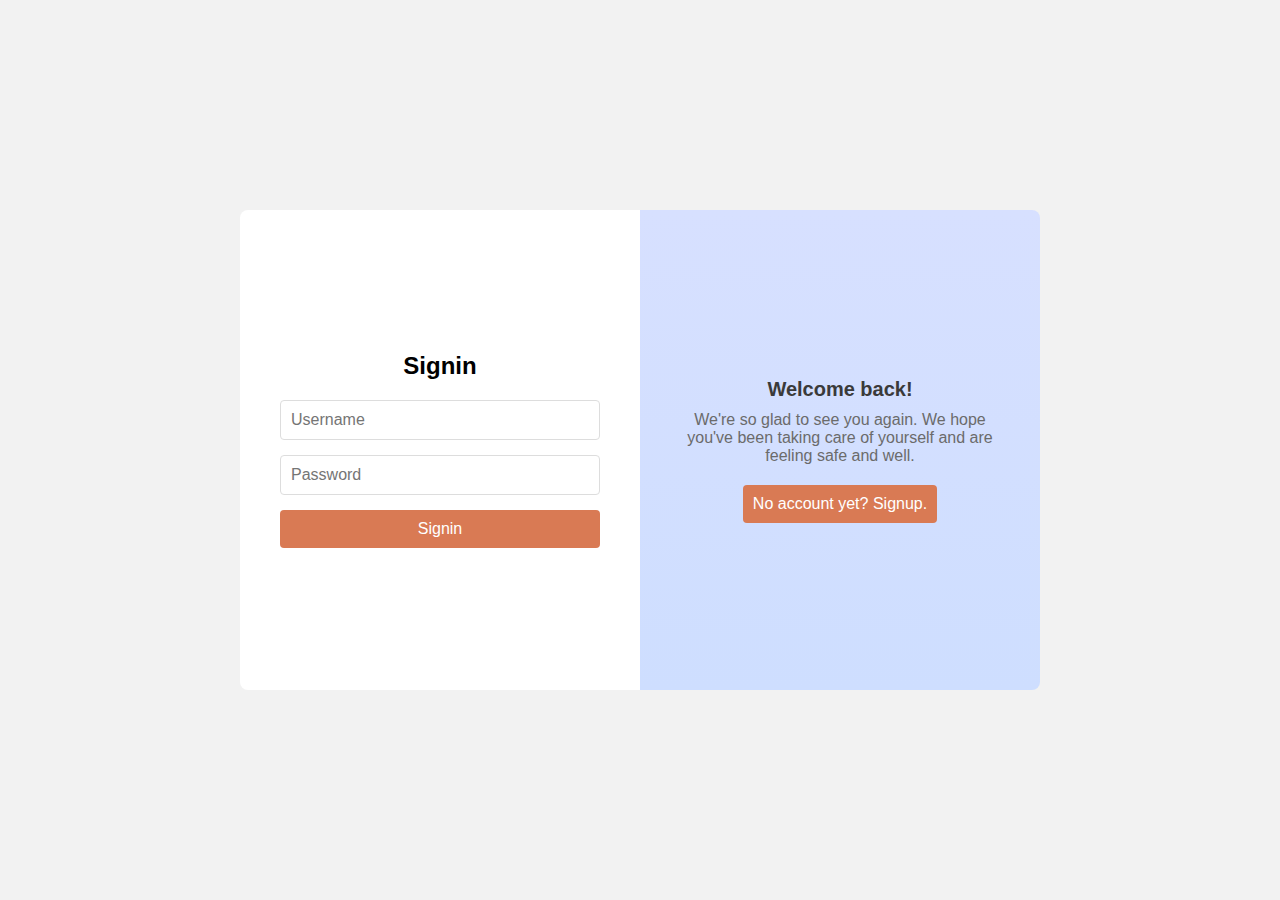
<file: pages/signin.html>
<!DOCTYPE html>
<html lang="en">
	<head>
		<meta charset="UTF-8" />
		<meta name="viewport" content="width=device-width, initial-scale=1.0" />
		<title>auth</title>
		<link rel="stylesheet" href="/css/auth.css" />
	</head>
	<body>
		<div class="form-container">
			<div class="signin-page">
				<div class="signin-page__left">
					<h1 class="signin-page__title">Signin</h1>
					<form class="signin-page__form">
						<div class="signin-page__input-group">
							<input
								type="text"
								class="signin-page__input"
								placeholder="Username"
							/>
						</div>
						<div class="signin-page__input-group">
							<input
								type="password"
								class="signin-page__input"
								placeholder="Password"
							/>
							<button
								type="button"
								class="signin-page__toggle-password"
							></button>
						</div>
						<button type="submit" class="signin-page__button">
							Signin
						</button>
					</form>
				</div>
				<div class="signin-page__right">
					<h2 class="signin-page__welcome-title">Welcome back!</h2>
					<p class="signin-page__message">
						We're so glad to see you again. We hope you've been
						taking care of yourself and are feeling safe and well.
					</p>
					<button
						class="signin-page__signup-button"
						onclick="navigateToPage()"
					>
						No account yet? Signup.
					</button>
				</div>
			</div>
		</div>

		<script>
			function navigateToPage() {
				// Replace 'your-target-page.html' with the actual URL you want to navigate to
				window.location.href = "/pages/signup.html";
			}
		</script>
	</body>
</html>
</file>
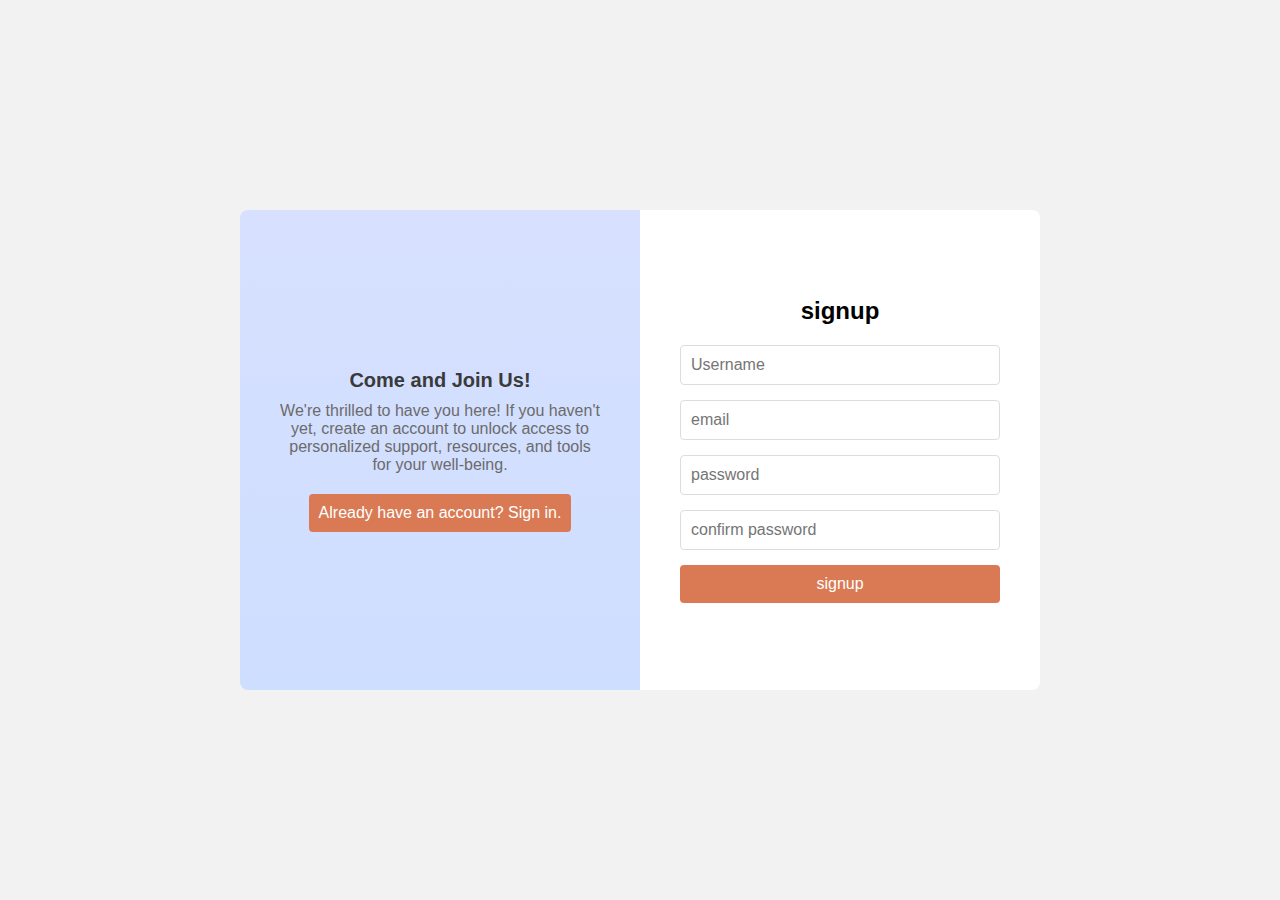
<file: pages/signup.html>
<!DOCTYPE html>
<html lang="en">
	<head>
		<meta charset="UTF-8" />
		<meta name="viewport" content="width=device-width, initial-scale=1.0" />
		<title>Sign Up</title>
		<link rel="stylesheet" href="/css/auth.css" />
	</head>
	<body>
		<div class="form-container">
			<div class="signup-page">
				<div class="signup-page__left">
					<h2 class="signup-page__welcome-title">
						Come and Join Us!
					</h2>
					<p class="signup-page__message">
						We're thrilled to have you here! If you haven't yet,
						create an account to unlock access to personalized
						support, resources, and tools for your well-being.
					</p>
					<button
						class="signup-page__signin-button"
						onclick="navigateToPage()"
					>
						Already have an account? Sign in.
					</button>
				</div>
				<div class="signup-page__right">
					<h1 class="signup-page__title">signup</h1>
					<form class="signup-page__form">
						<div class="signup-page__input-group">
							<input
								type="text"
								class="signup-page__input"
								placeholder="Username"
							/>
						</div>
						<div class="signup-page__input-group">
							<input
								type="text"
								class="signup-page__input"
								placeholder="email"
							/>
						</div>
						<div class="signup-page__input-group">
							<input
								type="password"
								class="signup-page__input"
								placeholder="password"
							/>
						</div>
						<div class="signup-page__input-group">
							<input
								type="password"
								class="signup-page__input"
								placeholder="confirm password"
							/>
							<button
								type="button"
								class="signup-page__toggle-password"
							></button>
						</div>
						<button type="submit" class="signup-page__button">
							signup
						</button>
					</form>
				</div>
			</div>
		</div>

		<script>
			function navigateToPage() {
				// Replace 'your-target-page.html' with the actual URL you want to navigate to
				window.location.href = "/pages/signin.html";
			}
		</script>
	</body>
</html>
</file>
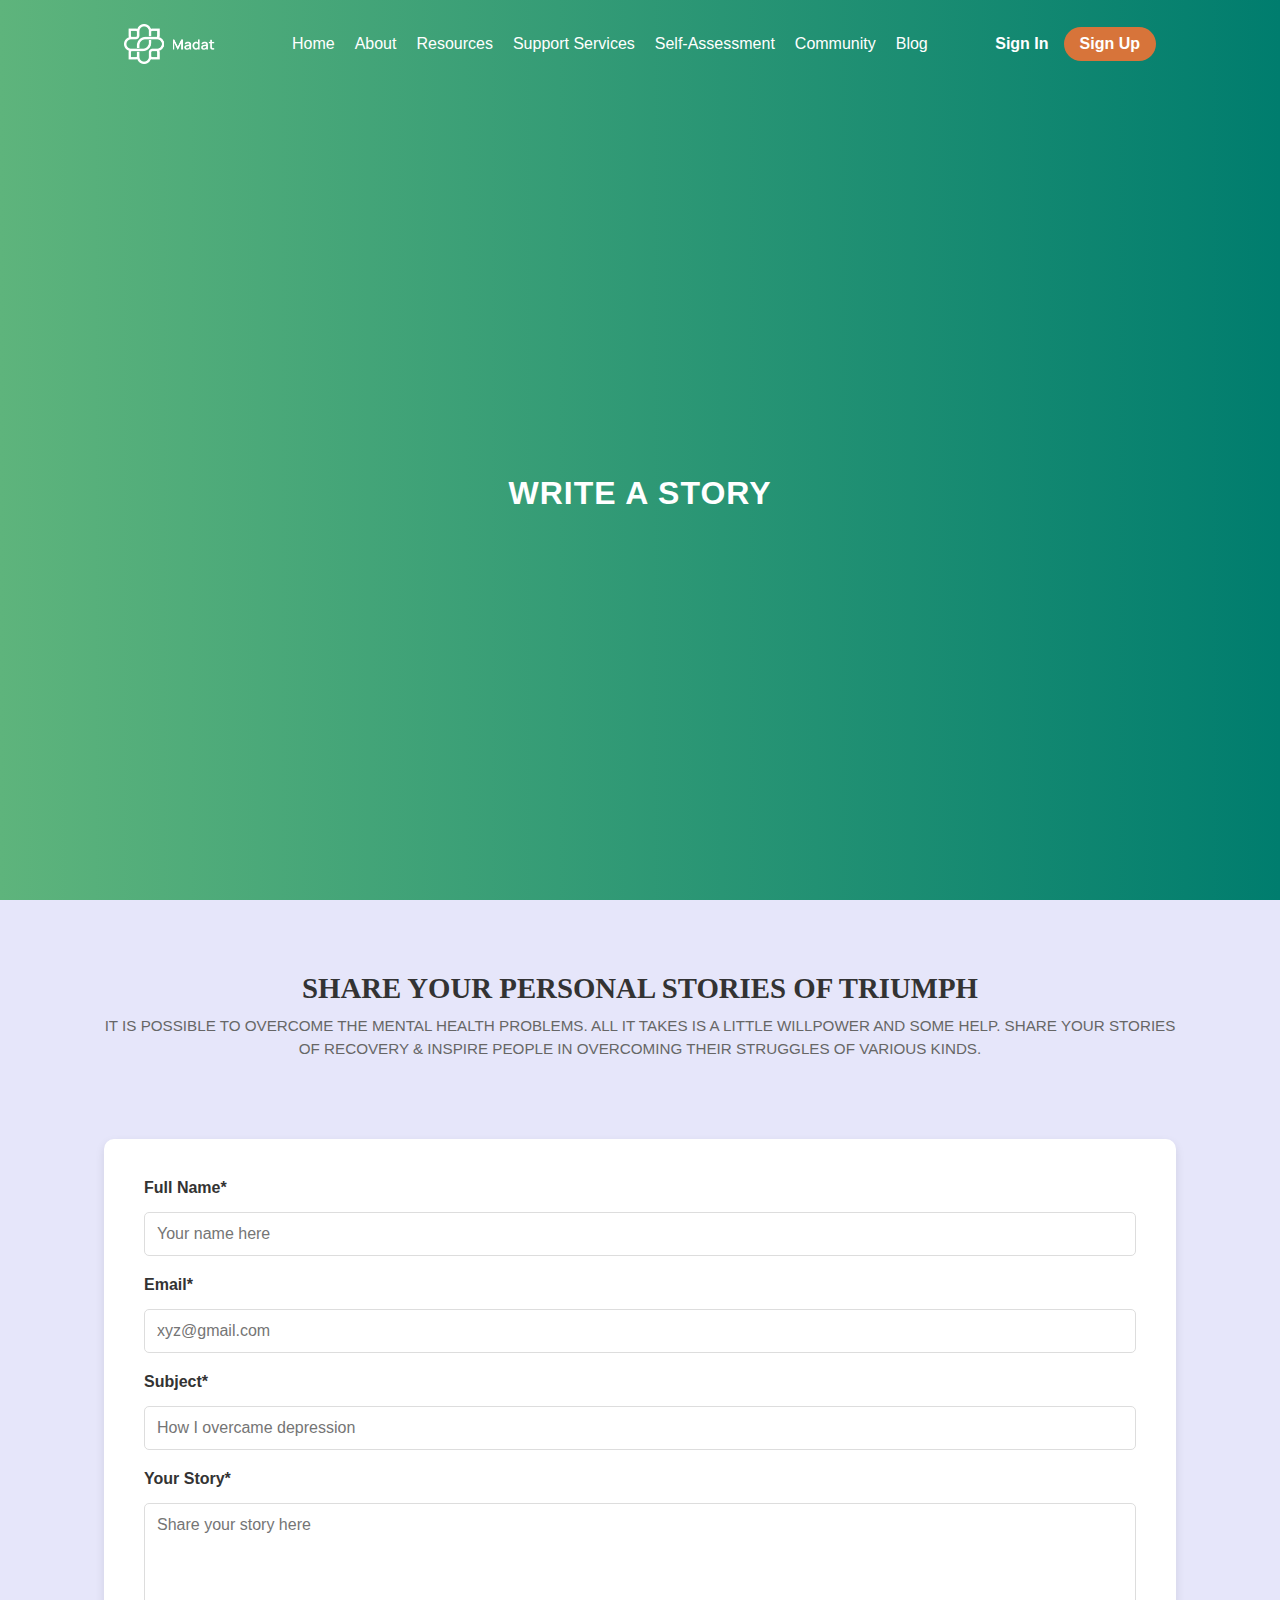
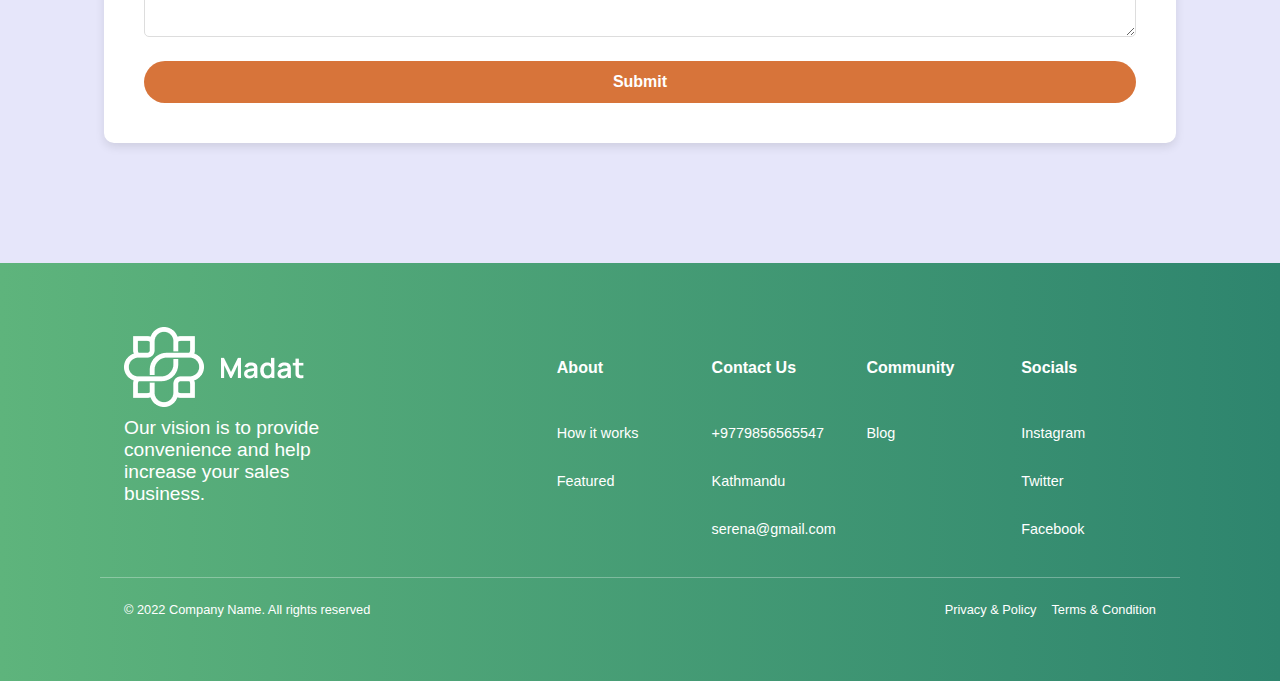
<file: pages/story.html>
<!DOCTYPE html>
<html lang="en">
	<head>
		<meta charset="UTF-8" />
		<meta name="viewport" content="width=device-width, initial-scale=1.0" />
		<title>Write Story</title>
		<link rel="stylesheet" href="/css/blog_style.css" />
		<link rel="stylesheet" href="/css/footer.css" />
	</head>
	<body>
		<header class="header">
			<nav class="header__navbar navbar container">
				<div class="navbar__brand">
					<img
						src="../assets/logo-white.png"
						alt="Madat Logo"
						class="navbar__logo"
					/>
				</div>
				<ul class="navbar__menu">
					<li class="navbar__item">
						<a href="/index.html" class="navbar__link">Home</a>
					</li>
					<li class="navbar__item">
						<a href="#" class="navbar__link">About</a>
					</li>
					<li class="navbar__item">
						<a href="#" class="navbar__link">Resources</a>
					</li>
					<li class="navbar__item">
						<a href="#" class="navbar__link">Support Services</a>
					</li>
					<li class="navbar__item">
						<a href="#" class="navbar__link">Self-Assessment</a>
					</li>
					<li class="navbar__item">
						<a href="/pages/story.html" class="navbar__link"
							>Community</a
						>
					</li>
					<li class="navbar__item">
						<a href="/pages/blog.html" class="navbar__link">Blog</a>
					</li>
					<li class="navbar__close">
						<span class="navbar__close-button">&times;</span>
					</li>
				</ul>
				<div class="navbar__actions">
					<a href="/pages/signin.html" class="navbar__signin"
						>Sign In</a
					>
					<a href="/pages/signup.html" class="navbar__signup"
						>Sign Up</a
					>
				</div>
				<div class="navbar__toggle">
					<span class="navbar__hamburger">☰</span>
				</div>
			</nav>

			<!-- Blog Section -->
			<section class="story-section">
				<div class="story-section__title">WRITE A STORY</div>
			</section>
		</header>

		<section class="form-section container">
			<h2 class="form-section__title">
				Share Your Personal Stories of Triumph
			</h2>
			<p class="form-section__subtitle">
				It is possible to overcome the mental health problems. All it
				takes is a little willpower and some help. Share your stories of
				recovery & inspire people in overcoming their struggles of
				various kinds.
			</p>
			<div class="form-section__container">
				<form class="form" action="#" method="post">
					<div class="form__group">
						<label for="name" class="form__label">Full Name*</label>
						<input
							type="text"
							id="name"
							class="form__input"
							placeholder="Your name here"
							required
						/>
					</div>
					<div class="form__group">
						<label for="email" class="form__label">Email*</label>
						<input
							type="email"
							id="email"
							class="form__input"
							placeholder="xyz@gmail.com"
							required
						/>
					</div>
					<div class="form__group">
						<label for="subject" class="form__label"
							>Subject*</label
						>
						<input
							type="text"
							id="subject"
							class="form__input"
							placeholder="How I overcame depression"
							required
						/>
					</div>
					<div class="form__group">
						<label for="story" class="form__label"
							>Your Story*</label
						>
						<textarea
							id="story"
							class="form__textarea"
							placeholder="Share your story here"
							rows="6"
							required
						></textarea>
					</div>
					<button type="submit" class="form__button">Submit</button>
				</form>
			</div>
		</section>

		<footer class="footer">
			<div class="footer__container container">
				<!-- Logo and Description -->
				<div class="footer__about">
					<img
						src="../assets/logo-white.png"
						alt="Madat Logo"
						class="footer__logo"
					/>
					<p class="footer__description">
						Our vision is to provide convenience and help increase
						your sales business.
					</p>
					<div class="footer__socials">
						<a href="#" class="footer__social-link"
							><i class="fab fa-facebook"></i
						></a>
						<a href="#" class="footer__social-link"
							><i class="fab fa-twitter"></i
						></a>
						<a href="#" class="footer__social-link"
							><i class="fab fa-instagram"></i
						></a>
					</div>
				</div>

				<!-- Links Section -->
				<div class="footer__links">
					<h3 class="footer__title">About</h3>
					<a href="#" class="footer__link">How it works</a>
					<a href="#" class="footer__link">Featured</a>
				</div>

				<div class="footer__links">
					<h3 class="footer__title">Contact Us</h3>
					<p class="footer__link">+9779856565547</p>
					<p class="footer__link">Kathmandu</p>
					<a href="mailto:serena@gmail.com" class="footer__link"
						>serena@gmail.com</a
					>
				</div>

				<div class="footer__links">
					<h3 class="footer__title">Community</h3>
					<a href="#" class="footer__link">Blog</a>
				</div>

				<div class="footer__links">
					<h3 class="footer__title">Socials</h3>
					<a href="#" class="footer__link">Instagram</a>
					<a href="#" class="footer__link">Twitter</a>
					<a href="#" class="footer__link">Facebook</a>
				</div>
			</div>

			<!-- Bottom Footer -->
			<div class="footer__bottom container">
				<p>&copy; 2022 Company Name. All rights reserved</p>
				<div class="footer__policies">
					<a href="#" class="footer__policy-link">Privacy & Policy</a>
					<a href="#" class="footer__policy-link"
						>Terms & Condition</a
					>
				</div>
			</div>
		</footer>

		<script>
			function toggleAuth() {
				const loginForm = document.getElementById("login-form");
				const signupForm = document.getElementById("signup-form");
				const authTitle = document.getElementById("auth-title");
				const authText = document.getElementById("auth-text");
				const authButton =
					document.getElementById("auth-toggle-button");

				// Toggle forms
				loginForm.classList.toggle("hidden");
				signupForm.classList.toggle("hidden");

				// Toggle text and button content
				if (loginForm.classList.contains("hidden")) {
					authTitle.textContent = "Welcome back!";
					authText.textContent =
						"We're so glad to see you again. We hope you've been taking care of yourself and are feeling safe and well.";
					authButton.textContent = "Already have an account? Signin.";
				} else {
					authTitle.textContent = "Come join us!";
					authText.textContent =
						"We're thrilled to have you here! If you haven't yet, create an account to unlock access to personalized support, resources, and tools for your well-being.";
					authButton.textContent = "No account yet? Signup.";
				}
			}

			const navbarToggle = document.querySelector(".navbar__toggle");
			const navbarMenu = document.querySelector(".navbar__menu");
			const navbar = document.querySelector(".header__navbar");
			const closeButton = document.querySelector(".navbar__close");

			navbarToggle.addEventListener("click", () => {
				navbar.classList.toggle("header__navbar--expanded");
				navbarMenu.classList.toggle("navbar__menu--mobile");
			});

			closeButton.addEventListener("click", () => {
				navbar.classList.remove("header__navbar--expanded");
				navbarMenu.classList.remove("navbar__menu--mobile");
			});
		</script>
	</body>
</html>
</file>
<file: css/auth.css>
:root {
    /* Colors */
    --primary-color: #e6e6fa;
    --secondary-color: #5eb47c;
    --teritary-color: #ec744a;

    --text-primary-color: #1a1a1a;
    --text-secondary-color: #fff;
    --text-teritary-color: #ec744a;

    --background-color: #f2f2f2;

    /* Fonts */
    --font-family: "Arial, sans-serif";
    --font-size-base: 1rem;

    /* Spacing */
    --padding-small: 0.5rem;
    --padding-medium: 1rem;
    --padding-large: 1.5rem;

    /* Layout */
    --border-radius: 5px;
    --width: 100%;
}

.flex {
    display: flex;
}

.justify-center {
    justify-content: center;
    align-items: center;
}

*,
*::before,
*::after {
    margin: 0;
    padding: 0;
    box-sizing: border-box;
    font-family: Arial, sans-serif;
}

body {
    background-color: var(--background-color);
    height: 100%;
    margin: 0;
}

.form-container {
    height: 100vh;
    display: flex;
    align-items: center;
    justify-content: center;
    margin: 0;
}

.signin-page {
    display: flex;
    max-width: 800px;
    width: 100%;
    background-color: #f2f2f2;
    border-radius: 8px;
    overflow: hidden;
    height: 480px;
}

/* Left section styling */
.signin-page__left {
    flex: 1;
    padding: 40px;
    background-color: #fff;
    display: flex;
    flex-direction: column;
    justify-content: center;
    align-items: center;
}

.signin-page__title {
    font-size: 24px;
    margin-bottom: 20px;
}

.signin-page__form {
    width: 100%;
    display: flex;
    flex-direction: column;
    gap: 15px;
}

.signin-page__input-group {
    position: relative;
}

.signin-page__input {
    width: 100%;
    padding: 10px;
    border: 1px solid #ddd;
    border-radius: 4px;
    font-size: 16px;
}

.signin-page__toggle-password {
    position: absolute;
    right: 10px;
    top: 50%;
    transform: translateY(-50%);
    background: transparent;
    border: none;
    cursor: pointer;
}

.signin-page__button {
    padding: 10px;
    background-color: #d97a54;
    border: none;
    color: #fff;
    font-size: 16px;
    border-radius: 4px;
    cursor: pointer;
    text-align: center;
}

/* Right section styling */
.signin-page__right {
    flex: 1;
    padding: 40px;
    background: linear-gradient(to bottom, #d7e0ff, #cedeff);
    display: flex;
    flex-direction: column;
    justify-content: center;
    align-items: center;
}

.signin-page__welcome-title {
    font-size: 20px;
    color: #3a3a3a;
    margin-bottom: 10px;
}

.signin-page__message {
    font-size: 16px;
    color: #6b6b6b;
    text-align: center;
    margin-bottom: 20px;
}

.signin-page__signup-button {
    padding: 10px;
    background-color: #d97a54;
    border: none;
    color: #fff;
    font-size: 16px;
    border-radius: 4px;
    cursor: pointer;
    text-align: center;
}

/* Responsive Styles */

/* Tablet view */
@media (max-width: 768px) {
    .signin-page {
        flex-direction: column;
        /* Stack sections vertically */
        max-width: 100%;
    }

    .signin-page__left,
    .signin-page__right {
        width: 100%;
        padding: var(--padding-medium);
        /* Reduce padding for smaller screens */
    }

    .signin-page__title,
    .signin-page__welcome-title {
        font-size: 20px;
    }

    .signin-page__input,
    .signin-page__button,
    .signin-page__signup-button {
        font-size: 14px;
    }
}

/* Mobile view */
@media (max-width: 480px) {

    .signin-page__left,
    .signin-page__right {
        padding: var(--padding-small);
        text-align: center;
        /* Center-align text for mobile */
    }

    .signin-page__title {
        font-size: 18px;
    }

    .signin-page__welcome-title {
        font-size: 18px;
    }

    .signin-page__message {
        font-size: 14px;
    }

    .signin-page__button,
    .signin-page__signup-button {
        width: 100%;
        /* Full width for buttons on mobile */
        padding: var(--padding-small);
    }

    .signin-page__input {
        font-size: 14px;
    }
}

.hidden {
    display: none;
}


.signup-page {
    display: flex;
    max-width: 800px;
    width: 100%;
    background-color: #f2f2f2;
    border-radius: 8px;
    overflow: hidden;
    height: 480px;
}

/* Left section styling */
.signup-page__left {
    flex: 1;
    padding: 40px;
    background: linear-gradient(to bottom, #d7e0ff, #cedeff);
    display: flex;
    flex-direction: column;
    justify-content: center;
    align-items: center;
}

.signup-page__title {
    font-size: 24px;
    margin-bottom: 20px;
}

.signup-page__form {
    width: 100%;
    display: flex;
    flex-direction: column;
    gap: 15px;
}

.signup-page__input-group {
    position: relative;
}

.signup-page__input {
    width: 100%;
    padding: 10px;
    border: 1px solid #ddd;
    border-radius: 4px;
    font-size: 16px;
}

.signup-page__toggle-password {
    position: absolute;
    right: 10px;
    top: 50%;
    transform: translateY(-50%);
    background: transparent;
    border: none;
    cursor: pointer;
}

.signup-page__button {
    padding: 10px;
    background-color: #d97a54;
    border: none;
    color: #fff;
    font-size: 16px;
    border-radius: 4px;
    cursor: pointer;
    text-align: center;
}

/* Right section styling */
.signup-page__right {
    flex: 1;
    padding: 40px;
    background-color: #fff;
    display: flex;
    flex-direction: column;
    justify-content: center;
    align-items: center;

}

.signup-page__welcome-title {
    font-size: 20px;
    color: #3a3a3a;
    margin-bottom: 10px;
}

.signup-page__message {
    font-size: 16px;
    color: #6b6b6b;
    text-align: center;
    margin-bottom: 20px;
}

.signup-page__signin-button {
    padding: 10px;
    background-color: #d97a54;
    border: none;
    color: #fff;
    font-size: 16px;
    border-radius: 4px;
    cursor: pointer;
    text-align: center;
}

/* Responsive Styles */

/* Tablet view */
@media (max-width: 768px) {
    .signup-page {
        flex-direction: column;
        /* Stack sections vertically */
        max-width: 100%;
    }

    .signup-page__left,
    .signup-page__right {
        width: 100%;
        padding: var(--padding-medium);
        /* Reduce padding for smaller screens */
    }

    .signup-page__title,
    .signup-page__welcome-title {
        font-size: 20px;
    }

    .signup-page__input,
    .signup-page__button,
    .signup-page__signup-button {
        font-size: 14px;
    }
}

/* Mobile view */
@media (max-width: 480px) {

    .signup-page__left,
    .signup-page__right {
        padding: var(--padding-small);
        text-align: center;
        /* Center-align text for mobile */
    }

    .signup-page__title {
        font-size: 18px;
    }

    .signup-page__welcome-title {
        font-size: 18px;
    }

    .signup-page__message {
        font-size: 14px;
    }

    .signup-page__button,
    .signup-page__signup-button {
        width: 100%;
        /* Full width for buttons on mobile */
        padding: var(--padding-small);
    }

    .signup-page__input {
        font-size: 14px;
    }
}
</file>
<file: css/blog_style.css>
:root {
    /* Colors */
    --primary-color: #E6E6FA;
    --secondary-color: #5EB47C;
    --teritary-color: #ec744a;

    --text-primary-color: #1A1A1A;
    --text-secondary-color: #fff;
    --text-teritary-color: #ec744a;

    --background-color: #E6E6FA;


    /* Fonts */
    --font-family: "Arial, sans-serif";
    --font-size-base: 1rem;

    /* Spacing */
    --padding-small: .5rem;
    --padding-medium: 1rem;
    --padding-large: 1.5rem;


    /* Layout */
    --border-radius: 5px;
    --width: 100%;
}

.flex {
    display: flex;
}

.justify-center {
    justify-content: center;
    align-items: center;
}

*,
*::before,
*::after {
    margin: 0;
    padding: 0;
    box-sizing: border-box;
    background-color: var(--background-color);
    font-family: Arial, sans-serif;
}

.container {
    max-width: var(--width) !important;
    margin: 0 80px !important;
    padding: var(--padding-large) !important;
}

/* Header Section : Navbar */

/* Header Block */
.header {
    padding: 0 20px;
    min-height: 100vh;
    background: linear-gradient(270deg, #007D6E 0%, #5EB47C 100%);

    /* box-shadow: 0 1px 4px rgba(0, 0, 0, 0.1); */
}



.navbar__close {
    display: none;
}

.navbar__close-button {
    font-size: 2rem;
    color: white;
    cursor: pointer;
    background-color: transparent;
}

/* Navbar Block */
.header__navbar {
    display: flex;
    align-items: center;
    justify-content: space-between;
    background-color: transparent;

}

/* Navbar Brand (Logo and Title) */
.navbar__brand {
    display: flex;
    align-items: center;
    background-color: transparent;
}

.navbar__logo {
    height: 40px;
    margin-right: 10px;
    background-color: transparent;

}

.navbar__title {
    font-size: 1.5rem;
    font-weight: bold;
    color: #333;
    background-color: transparent;

}

/* Navbar Menu */
.navbar__menu {
    display: flex;
    list-style: none;
    gap: 20px;
    margin: 0;
    padding: 0;
    background-color: transparent;

}

.navbar__item {
    background-color: transparent;

}

.navbar__link {
    text-decoration: none;
    color: #fff;
    font-size: 1rem;
    font-weight: 500;
    background-color: transparent;

}

/* Navbar Actions (Sign In and Sign Up buttons) */
.navbar__actions {
    display: flex;
    align-items: center;
    gap: 15px;
    background-color: transparent;

}

.navbar__signin {
    text-decoration: none;
    color: #fff;
    font-weight: 600;
    font-size: 1rem;
    background-color: transparent;

}

.navbar__signup {
    text-decoration: none;
    color: white;
    background-color: #d7743a;
    /* Orange button */
    padding: 8px 16px;
    border-radius: 20px;
    font-weight: 600;
    font-size: 1rem;

}

/* Navbar Toggle (Hamburger) */
.navbar__toggle {
    display: none;
    cursor: pointer;
    background-color: transparent;

}

.navbar__hamburger {
    width: 25px;
    height: 3px;
    /* background-color: #333; */
    margin: 5px 0;
    background-color: transparent;
    color: white;
}

/* Full-screen mobile menu */
.navbar__menu--mobile {
    display: none;
    position: fixed;
    top: 0;
    left: 0;
    width: 100%;
    height: 100%;
    background-color: rgba(0, 0, 0, 0.8);
    flex-direction: column;
    justify-content: center;
    align-items: center;
    z-index: 100;
}

.navbar__menu--mobile .navbar__link {
    color: white;
    font-size: 1.5rem;
    margin: 20px 0;
}

.header__navbar--expanded .navbar__menu--mobile {
    display: flex;
}


/* Responsive Adjustments */
@media (max-width: 768px) {
    .navbar__close {
        display: flex;
        position: absolute;
        background-color: transparent;
        top: 20px;
        right: 20px;
    }

    .navbar__menu {
        display: none;
        /* Hide menu on smaller screens */
    }

    .navbar__actions {
        display: none;
        /* Hide actions on smaller screens */
    }

    .navbar__toggle {
        display: block;
    }

    .header__navbar--expanded .navbar__menu {
        display: flex;
        flex-direction: column;
    }

    .navbar__menu .navbar__item,
    .navbar__link {
        background-color: transparent;
    }
}



/* Blog Section Styling */
.blog-section {
    background-color: transparent;
    padding: 100px 20px;
    color: white;
    display: flex;
    align-items: center;
}

.blog-section .container {
    background-color: transparent;

    max-width: 800px;
}

.blog-section__container {
    margin-left: 200px;
    background-color: transparent;
    border-left: 5px solid #fff;
    height: 100%;
}



.blog-section__title {
    background-color: transparent;
    font-size: 3rem;
    font-weight: bold;
    font-family: serif;
    margin-bottom: 20px;
    margin-left: 80px;
    padding-left: 20px;
    padding-top: 100px;
}

.blog-section__description {
    background-color: transparent;

    font-size: 1.2rem;
    line-height: 1.6;
    color: white;
    margin-left: 80px;
    /* border-left: 3px solid white; */
    padding-left: 20px;
    padding-bottom: 100px;
}

/* Responsive Adjustments */
@media (max-width: 768px) {
    .blog-section__title {
        font-size: 3rem;
        margin-left: 20px;
    }

    .blog-section__description {
        font-size: 1rem;
        margin-left: 20px;
    }

    .navbar__menu {
        display: none;
    }

    .header__navbar--expanded .navbar__menu {
        display: flex;
        flex-direction: column;
    }

    .blog-section__container {
        margin-left: 0;
    }
}


.blogs-section {
    margin: 5rem 20px;
    display: flex;
    flex-direction: column;
}

.blogs-section__subtitle {
    font-family: Arial, Helvetica, sans-serif;
    text-align: center;
    margin-bottom: 2rem;
    font-size: 1rem;
    font-weight: bold;
}

.blogs-section__title {
    font-family: 'Times New Roman', Times, serif;
    font-size: 3rem;
    text-align: center;
}

.blog-grid {
    margin-top: 5rem;
    display: grid;
    grid-template-columns: 1fr 1fr 1fr;
    gap: 50px;
    /* justify-items: center; */
}

.blog-card {
    border-radius: 10px;
    width: 100%;
    max-width: 500px;
    /* Max width for each card */
    height: auto;
    padding: 0;
    text-align: center;
    position: relative;
    display: flex;
    flex-direction: column;
    transition: transform 0.3s;
    cursor: pointer;
}

.blog-card:hover {
    transform: scale(1.05);
}

.blog-card__content {
    width: 100%;
    height: 240px;
    display: flex;
    justify-content: center;
    align-items: center;
    overflow: hidden;
    border-radius: 10px;
}

.blog-card__image {
    width: 100%;
    height: auto;
    object-fit: contain;
    border-radius: 10px;
}

.blog-card__title {
    margin: 20px 0 0 0;
    text-align: left;
    font-size: 1.5rem;
    font-weight: bold;
}

.blog-card__description {
    margin: 20px 0 5px 0;
    text-align: left;
    font-size: 1rem;
}

.blog-card__link {
    text-align: left;
    font-size: .9rem;
    color: blue;
    font-weight: bold;
}

/* Medium screens (tablets) */
@media (max-width: 992px) {
    .blog-grid {
        grid-template-columns: 1fr 1fr;
        /* Two columns for medium screens */
    }

    .container {
        max-width: var(--width) !important;
        margin: 0 auto !important;
        padding: var(--padding-large) !important;
    }
}

/* Small screens (phones) */
@media (max-width: 600px) {
    .blog-grid {
        grid-template-columns: 1fr;
        /* Single column for small screens */
    }
}

/* Newsletter Section Styling */
.newsletter {
    background-color: #f8f8f8;
    padding: 80px 20px;
    text-align: center;
}

.newsletter__container {
    /* margin: 4rem 0; */
    background-color: transparent;
}

.newsletter__title {
    font-size: 2rem;
    font-weight: bold;
    color: #333;
    font-family: serif;
    margin-bottom: 10px;
    background-color: transparent;

}

.newsletter__description {
    background-color: transparent;
    font-size: 1rem;
    color: #666;
    margin-bottom: 30px;
    line-height: 1.6;
}

.newsletter__form {
    background-color: transparent;
    display: flex;
    justify-content: center;
    align-items: center;
    gap: 0;
    max-width: 600px;
    margin: 0 auto;
}

.newsletter__input {
    background-color: transparent;
    flex: 1;
    padding: 12px 20px;
    font-size: 1rem;
    border: 1px solid #ccc;
    border-radius: 30px 0 0 30px;
    outline: none;
}

.newsletter__button {
    padding: 12px 24px;
    background-color: #ec744a;
    color: #fff;
    font-size: 1rem;
    font-weight: bold;
    border: none;
    border-radius: 0 30px 30px 0;
    cursor: pointer;
    transition: background-color 0.3s;
}

.newsletter__button:hover {
    background-color: #c06330;
}

/* Responsive Adjustments */
@media (max-width: 768px) {
    .newsletter__title {
        font-size: 1.75rem;
    }

    .newsletter__description {
        font-size: 0.9rem;
    }

    .newsletter__form {
        flex-direction: column;
        align-items: stretch;
    }

    .newsletter__input,
    .newsletter__button {
        border-radius: 30px;
    }

    .newsletter__button {
        margin-top: 10px;
    }
}

/* Testimonials Section Styling */
.testimonials {
    background-color: #e6e6fa;
    padding: 60px 20px;
    display: flex;
    justify-content: center;
    align-items: center;
}

.testimonials__container {
    display: grid;
    grid-template-columns: 1fr 2fr;
    max-width: 1200px;
    gap: 100px;
    align-items: center;
}

/* Title and Description */
.testimonials__info {
    color: #333;

}

.testimonials__subtitle {
    font-size: 1.5rem;
    font-weight: bold;
    color: #333;
    margin-bottom: 10px;
}

.testimonials__title {
    font-size: 2.5rem;
    font-weight: bold;
    font-family: serif;
    line-height: 1.4;
}

/* Testimonial Cards */
.testimonials__cards {
    display: flex;
    gap: 20px;
    flex-wrap: wrap;
}

.testimonial-card {
    width: 100%;
    max-width: 300px;
    height: 350px;
    border-radius: 15px;
    overflow: hidden;
    box-shadow: 0 4px 10px rgba(0, 0, 0, 0.15);
}

.testimonial-card__image {
    width: 100%;
    height: 100%;
    object-fit: cover;
    display: block;
}

/* Responsive Adjustments */
@media (max-width: 992px) {
    .testimonials__container {
        grid-template-columns: 1fr;
        text-align: center;
    }

    .testimonials__cards {
        justify-content: center;
    }
}


/* Story Section Styling */
.story-section {
    background-color: transparent;
    /* Adjust gradient colors */
    height: 90vh;
    /* Full viewport height */
    display: flex;
    justify-content: center;
    align-items: center;
}

.story-section__title {
    font-size: 2rem;
    font-weight: bold;
    color: #fff;
    /* White text color */
    background-color: transparent;
    text-align: center;
    font-family: sans-serif;
    letter-spacing: 1px;
}



/* Form Section Styling */
.form-section {
    background-color: #e6e6fa;
    padding: 60px 20px;
    display: flex;
    flex-direction: column;
    justify-content: center;
    align-items: center;
    margin-top: 3rem !important;
    margin-bottom: 3rem !important;

}

.form-section__container {
    background-color: transparent;
    min-width: 100%;
    margin: 3rem 100px !important;
    background-color: #fff;
    padding: 40px;
    border-radius: 10px;
    box-shadow: 0 4px 10px rgba(0, 0, 0, 0.1);
    text-align: center;
}

/* Title and Subtitle */
.form-section__title {
    font-size: 1.8rem;
    font-weight: bold;
    color: #333;
    margin-bottom: 10px;
    font-family: serif;
    text-transform: uppercase;
}

.form-section__subtitle {
    font-size: 0.95rem;
    color: #666;
    margin-bottom: 30px;
    line-height: 1.5;
    text-transform: uppercase;
    text-align: center;
    max-width: 1100px;
}

/* Form Styling */
.form {
    display: flex;
    flex-direction: column;
    background-color: transparent;

}

.form__group {
    margin-bottom: 20px;
    text-align: left;
    background-color: transparent;

}

.form__label {
    font-size: 1rem;
    font-weight: bold;
    color: #333;
    margin-bottom: 5px;
    display: block;
    background-color: transparent;

}

.form__input,
.form__textarea {
    width: 100%;
    padding: 12px;
    border: 1px solid #ddd;
    border-radius: 5px;
    font-size: 1rem;
    outline: none;
    box-sizing: border-box;
    background-color: transparent;
    margin-top: 10px;

}

.form__input:focus,
.form__textarea:focus {
    border-color: #d7743a;
    /* Highlighted border color on focus */
    box-shadow: 0 0 4px rgba(215, 116, 58, 0.3);
}

.form__textarea {
    resize: vertical;
}

/* Submit Button Styling */
.form__button {
    padding: 12px 20px;
    font-size: 1rem;
    font-weight: bold;
    color: #fff;
    background-color: #d7743a;
    border: none;
    border-radius: 30px;
    cursor: pointer;
    transition: background-color 0.3s;
    width: 100%;
}

.form__button:hover {
    background-color: #c06330;
}

/* Responsive Adjustments */
@media (max-width: 768px) {
    .form-section__title {
        font-size: 1.5rem;
    }

    .form-section__subtitle {
        font-size: 0.9rem;
    }
}
</file>
<file: css/footer.css>
/* Footer Styling */
.footer {
	background: linear-gradient(90deg, #5eb47c, #2e856e);
	color: #fff;
	padding: 40px 20px;
	font-family: Arial, sans-serif;
	background-color: transparent;
}

.footer__container {
	display: grid;
	grid-template-columns: 40% 1fr 1fr 1fr 1fr;
	/* First column 40%, others flexible */
	gap: 20px;
	margin-left: 80px !important;

	margin-bottom: 20px;
	background-color: transparent;
}

.footer__about {
	display: flex;
	flex-direction: column;
	align-items: flex-start;
	background-color: transparent;
}

.footer__logo {
	height: 80px;
	margin-bottom: 10px;
	background-color: transparent;
}

.footer__description {
	font-size: 1.2rem;
	margin-bottom: 15px;
	max-width: 250px;
	background-color: transparent;
}

.footer__socials {
	display: flex;
	gap: 10px;
	background-color: transparent;
}

.footer__social-link {
	font-size: 1.2rem;
	color: #fff;
	text-decoration: none;
	background-color: transparent;
}

.footer__links {
	display: flex;
	flex-direction: column;
	background-color: transparent;
}

.footer__title {
	font-size: 1rem;
	font-weight: bold;
	margin-bottom: 10px;
	background-color: transparent;
	margin: 2rem 0;
}

.footer__link {
	color: #fff;
	font-size: 0.9rem;
	margin-bottom: 5px;
	text-decoration: none;
	background-color: transparent;
	margin: 1rem 0;
}

.footer__link:hover {
	text-decoration: underline;
}

/* Bottom Footer */
.footer__bottom {
	display: flex;
	justify-content: space-between;
	align-items: center;
	padding-top: 10px;
	border-top: 1px solid rgba(255, 255, 255, 0.3);
	font-size: 0.8rem;
	background-color: transparent;
}

.footer__bottom > p {
	background-color: transparent;
}

.footer__policies {
	display: flex;
	gap: 15px;
	background-color: transparent;
}

.footer__policy-link {
	color: #fff;
	text-decoration: none;
	background-color: transparent;
}

.footer__policy-link:hover {
	text-decoration: underline;
	background-color: transparent;
}

/* Responsive Adjustments */
@media (max-width: 768px) {
	.footer__bottom {
		flex-direction: column;
		align-items: center;
		text-align: center;
		gap: 10px;
	}

	.footer__container {
		grid-template-columns: 60% 1fr;
		margin-left: 10px !important;
	}
}
</file>
